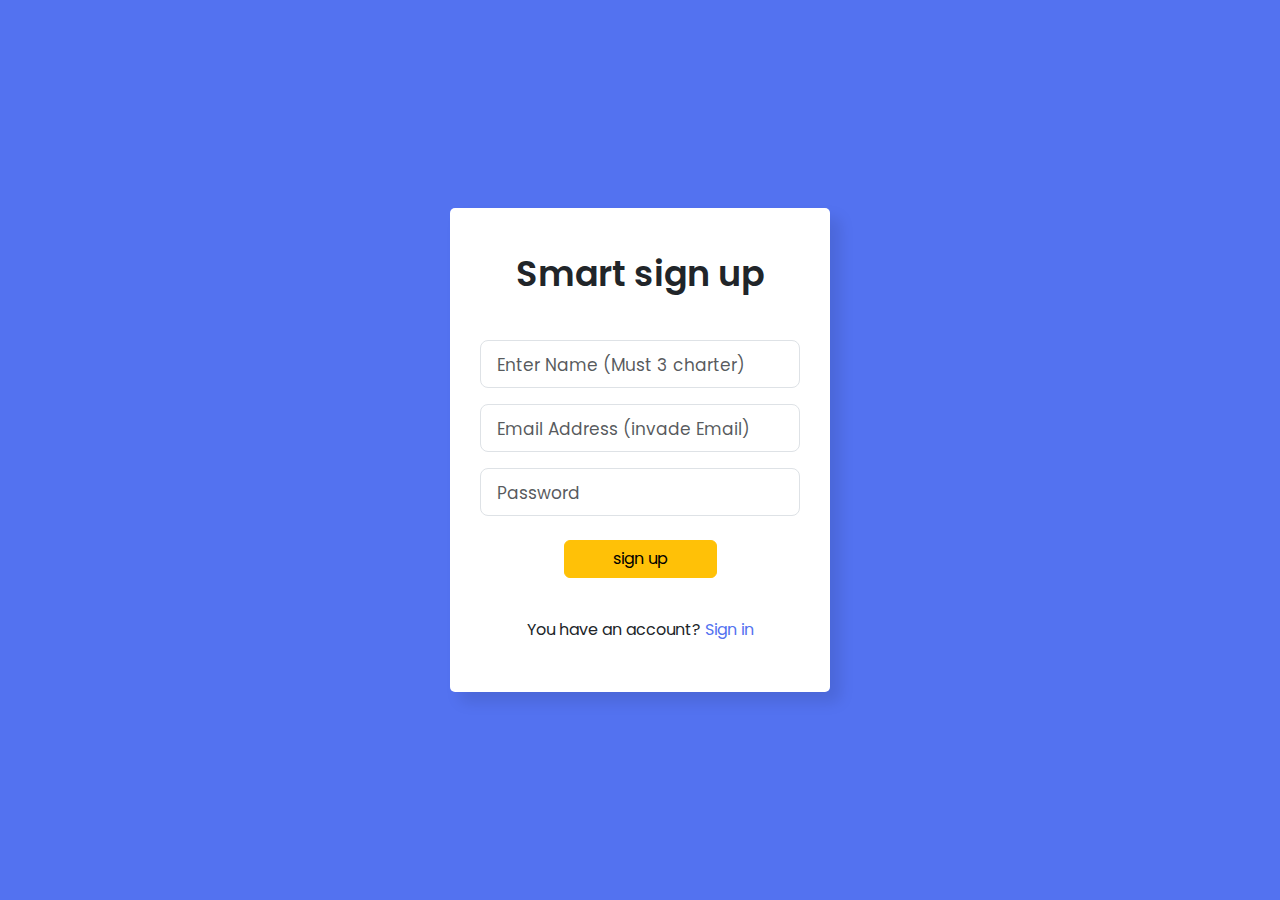
<file: index.html>
<!DOCTYPE html>
<!-- Coding By CodingNepal - youtube.com/codingnepal -->
<html lang="en">
  <head>
    <meta charset="UTF-8" />
    <meta name="viewport" content="width=device-width, initial-scale=1.0" />
    <title>Login</title>
    <!-- ====================================== -->
    <!--font-awesome  -->
    <link
      rel="stylesheet"
      href="https://cdnjs.cloudflare.com/ajax/libs/font-awesome/5.15.3/css/all.min.css"
    />
    <!-- bootstrap -->
    <link rel="stylesheet" href="css/bootstrap.min.css" />
    <!-- main css -->
    <link rel="stylesheet" href="css/style.css" />
    <!-- ====================================== -->
  </head>
  <body>
    <div class="wrapper">
      <header>Smart sign up</header>
      <!-- form -->
      <form action="">
        <!-- Name -->
        <div class="field name">
          <div class="input-area">
            <input
              type="text"
              placeholder="Enter Name (Must 3 charter)"
              class="form-control form-control-lg"
              id="nameUp"
            />
          </div>
          <div
            class="alert p-1 alert-success mt-2 d-none text-muted ag-fs"
            id="aglare"
          ></div>
        </div>
        <!-- email -->
        <div class="field email mt-3">
          <div class="input-area">
            <input
              type="text"
              placeholder="Email Address (invade Email)"
              class="form-control form-control-lg"
              id="emailUp"
            />
          </div>
        </div>
        <!--password  -->
        <div class="field password mt-3">
          <div class="input-area">
            <input
              type="password"
              placeholder="Password "
              class="form-control form-control-lg"
              id="passwordUp"
            />
          </div>
          <div class="ag-fs mt-4 alert alert-danger d-none" id="spanAgd">
            Minimum eight characters, at least one letter and one number
          </div>
        </div>
        <!-- btn -->
        <button
          type="submit"
          class="bg-warning btn btn-warning px-5 mt-4"
          id="btnUp"
        >
          sign up
        </button>
      </form>
      <div class="alert-danger alert d-none" id="alertForm">
        Must full Forms OR Sign in
      </div>
      <div class="alert-danger alert d-none" id="alreadyExists">
        Email already exists
      </div>
      <div class="alert-success alert d-none" id="alertFormup">
        sign up Done , Can Sign in Now
      </div>
      <!-- turn to Sign up now  -->
      <div class="sign-txt">
        You have an account? <a href="login.html"> Sign in</a>
      </div>
    </div>

    <script src="js/bootstrap.bundle.min.js"></script>
    <script src="js/register.js"></script>
  </body>
</html>
</file>
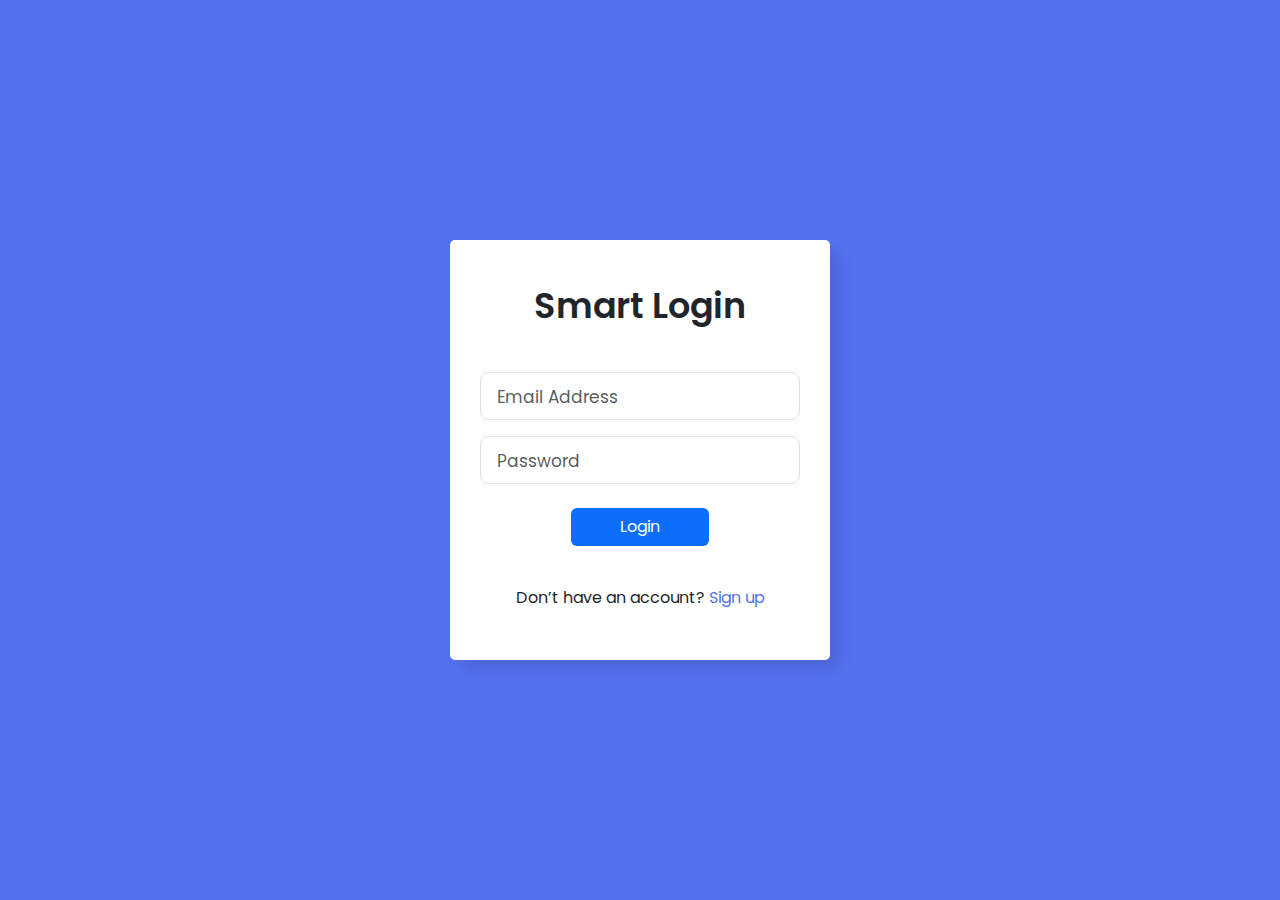
<file: login.html>
<!DOCTYPE html>
<!-- Coding By CodingNepal - youtube.com/codingnepal -->
<html lang="en">
  <head>
    <meta charset="UTF-8" />
    <meta name="viewport" content="width=device-width, initial-scale=1.0" />
    <title>Login</title>
    <!-- ====================================== -->
    <!--font-awesome  -->
    <link
      rel="stylesheet"
      href="https://cdnjs.cloudflare.com/ajax/libs/font-awesome/5.15.3/css/all.min.css"
    />
    <!-- bootstrap -->
    <link rel="stylesheet" href="css/bootstrap.min.css" />
    <!-- main css -->
    <link rel="stylesheet" href="css/style.css" />
    <!-- ====================================== -->
  </head>
  <body>
    <div class="wrapper">
      <header>Smart Login</header>
      <!-- form -->
      <form action="">
        <!-- email -->
        <div class="field email">
          <div class="input-area">
            <input
              type="text"
              placeholder="Email Address"
              class="form-control form-control-lg"
              id="emailInputLoginF"
            />
          </div>
        </div>
        <!--password  -->
        <div class="field password mt-3">
          <div class="input-area">
            <input
              type="password"
              placeholder="Password"
              class="form-control form-control-lg"
              id="passwordInputLoginF"
            />
          </div>
        </div>
        <!-- btn -->
        <button
          type="submit"
          class="bg-primary text-white btn px-5 mt-4"
          id="btnLogin"
        >
          Login
        </button>
      </form>
      <div class="alert alert-danger d-none" id="required">All inputs is required</div>
      <div class="alert alert-danger d-none" id="Invalid">Invalid username or password</div>
      <!-- turn to Sign up now  -->
      <div class="sign-txt">
        Don’t have an account? <a href="index.html">Sign up </a>
      </div>
    </div>

    <script src="js/bootstrap.bundle.min.js"></script>
    <script src="js/login.js"></script>
  </body>
</html>
</file>
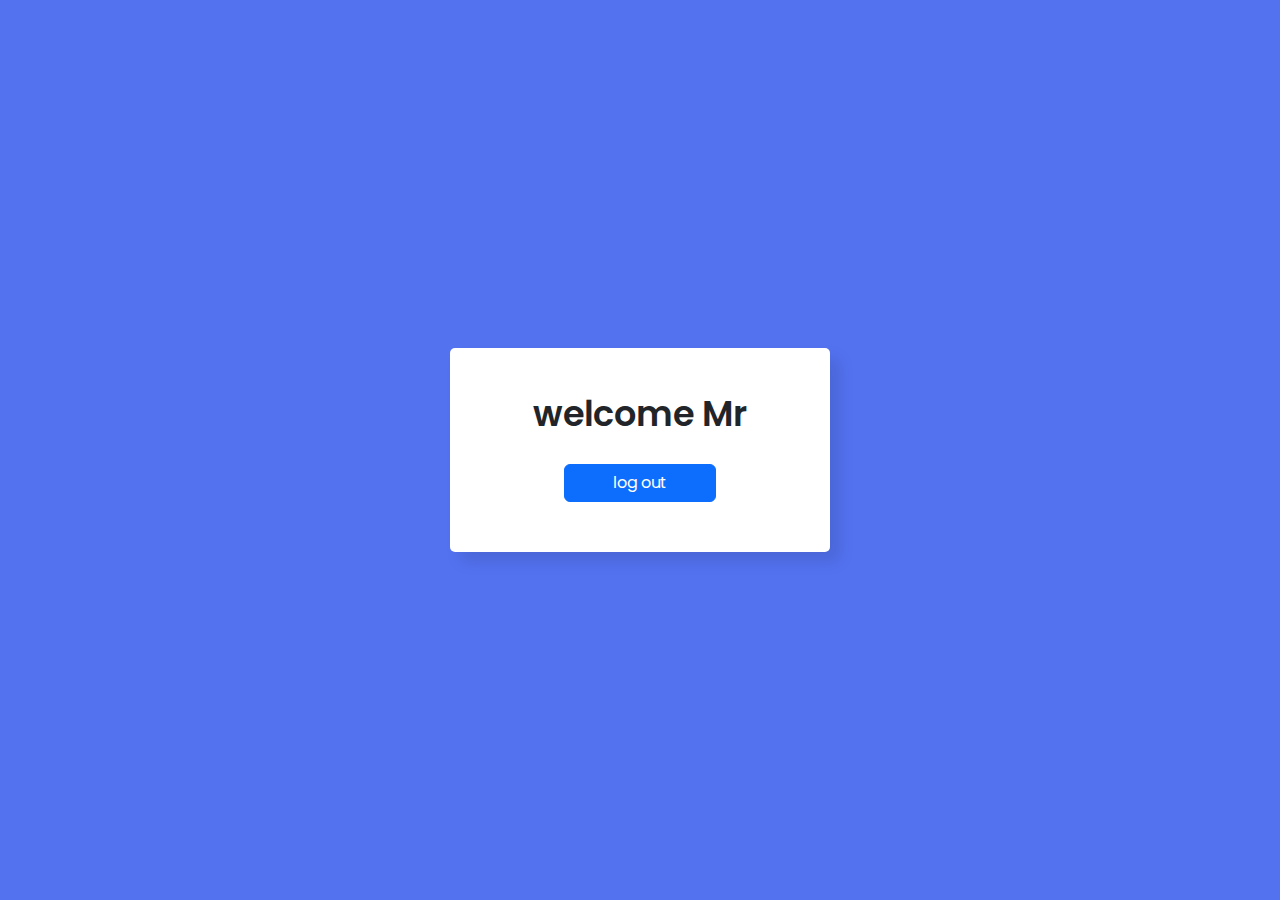
<file: welcome.html>
<!DOCTYPE html>
<!-- Coding By CodingNepal - youtube.com/codingnepal -->
<html lang="en">
  <head>
    <meta charset="UTF-8" />
    <meta name="viewport" content="width=device-width, initial-scale=1.0" />
    <title>Login</title>
    <!-- ====================================== -->
    <!--font-awesome  -->
    <link
      rel="stylesheet"
      href="https://cdnjs.cloudflare.com/ajax/libs/font-awesome/5.15.3/css/all.min.css"
    />
    <!-- bootstrap -->
    <link rel="stylesheet" href="css/bootstrap.min.css" />
    <!-- main css -->
    <link rel="stylesheet" href="css/style.css" />
    <!-- ====================================== -->
  </head>
  <body>
    <div class="wrapper">
      <header id="welcome">welcome Mr</header>
      <a href="login.html">
        <input type="submit" value="log out" class="btn btn-primary px-5 mt-4"
      /></a>
    </div>

    <script src="js/bootstrap.bundle.min.js"></script>
    <script src="js/welcome.js"></script>
  </body>
</html>
</file>
<file: css/style.css>
@import url('https://fonts.googleapis.com/css2?family=Poppins:wght@400;500;600&display=swap');

* {
    margin: 0;
    padding: 0;
    box-sizing: border-box;
    font-family: "Poppins", sans-serif;
}

body {
    width: 100%;
    height: 100vh;
    display: flex;
    align-items: center;
    justify-content: center;
    background: #5372F0;
}

::selection {
    color: #fff;
    background: #5372F0;
}
.ag-fs{
    font-size: 15px;
}
.wrapper {
    width: 380px;
    padding: 40px 30px 50px 30px;
    background: #fff;
    border-radius: 5px;
    text-align: center;
    box-shadow: 10px 10px 15px rgba(0, 0, 0, 0.1);
}

.wrapper header {
    font-size: 35px;
    font-weight: 600;
}

.wrapper form {
    margin: 40px 0;
}

/* form .field {
    width: 100%;
    margin-bottom: 20px;
}

form .field.shake {
    animation: shake 0.3s ease-in-out;
} */

@keyframes shake {
    0%, 100% {
        margin-left: 0px;
    }

    20%, 80% {
        margin-left: -12px;
    }

    40%, 60% {
        margin-left: 12px;
    }
}

/* form .field .input-area {
    height: 50px;
    width: 100%;
    position: relative;
} */

form input {
    width: 100%;
    height: 100%;
    outline: none;
    padding: 0 45px;
    font-size: 18px;
    background: none;
    caret-color: #5372F0;
    border-radius: 5px;
    border: 1px solid #bfbfbf;
    border-bottom-width: 2px;
    transition: all 0.2s ease;
}

/* form .field input:focus,
form .field.valid input {
    border-color: #5372F0;
} */

/* form .field.shake input,
form .field.error input {
    border-color: #dc3545;
} */

/* .field .input-area i {
    position: absolute;
    top: 50%;
    font-size: 18px;
    pointer-events: none;
    transform: translateY(-50%);
} */

.input-area .icon {
    left: 15px;
    color: #bfbfbf;
    transition: color 0.2s ease;
}

.input-area .error-icon {
    right: 15px;
    color: #dc3545;
}

/* form input:focus~.icon,
form .field.valid .icon {
    color: #5372F0;
} */

/* form .field.shake input:focus~.icon,
form .field.error input:focus~.icon {
    color: #bfbfbf;
} */

form input::placeholder {
    color: #bfbfbf;
    font-size: 17px;
}

/* form .field .error-txt {
    color: #dc3545;
    text-align: left;
    margin-top: 5px;
} */

/* form .field .error {
    display: none;
} */
/* 
form .field.shake .error,
form .field.error .error {
    display: block;
} */

form .pass-txt {
    text-align: left;
    margin-top: -10px;
}

.wrapper a {
    color: #5372F0;
    text-decoration: none;
}

.wrapper a:hover {
    text-decoration: underline;
}

form input[type="submit"] {
    height: 50px;
    margin-top: 30px;
    color: #fff;
    padding: 0;
    border: none;
    background: #5372F0;
    cursor: pointer;
    border-bottom: 2px solid rgba(0, 0, 0, 0.1);
    transition: all 0.3s ease;
}

form input[type="submit"]:hover {
    background: #2c52ed;
}
</file>
